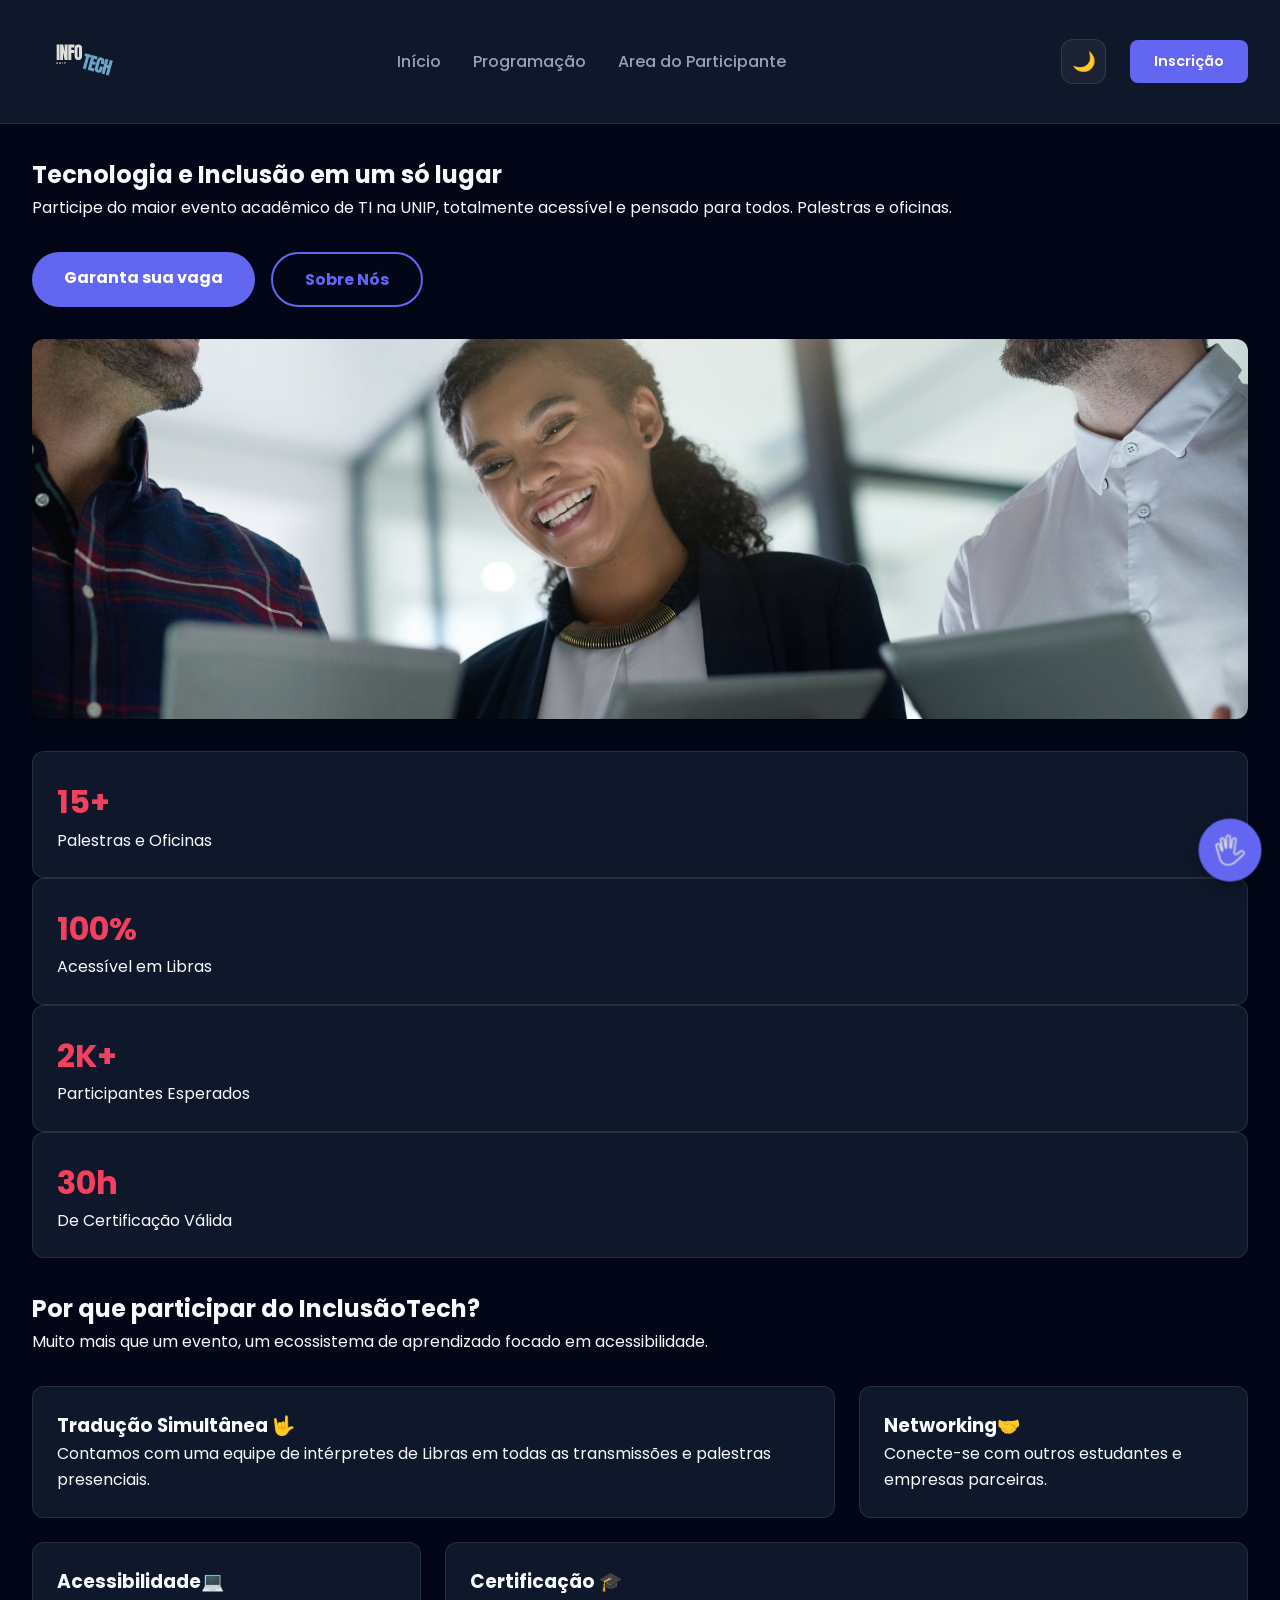
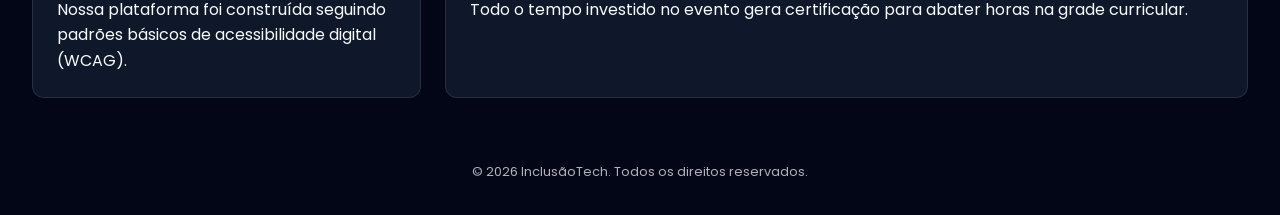
<file: index.html>
<!DOCTYPE html>
<html lang="pt-BR">
<head>
    <meta charset="UTF-8">
    <meta name="viewport" content="width=device-width, initial-scale=1.0">
    <title>InclusãoTech - Tecnologia e Acessibilidade em TI</title>
    
    <link rel="stylesheet" href="./css/style.css">
</head>
<body>

    <header class="cabecalho-principal">
        <div class="container navbar-grid">
            <div class="logo">
                <a href="index.html"><img src="./img/INFo.svg" alt="Logo"></a>
            </div>

            <button class="menu-toggle" id="menu-toggle" aria-label="Abrir Menu">☰</button>

            <nav class="navegacao-principal" id="nav-links"> <ul>
                    <li><a href="index.html">Início</a></li>
                    <li><a href="programacao.html">Programação</a></li>
                    <li><a href="area-participante.html">Area do Participante</a></li>
                </ul>
            </nav>

            <div class="navbar-acoes">
                <button id="btn-tema" class="btn-tema" title="Alternar Tema">🌙</button>
                <a href="formulario.html" class="btn-nav-inscricao">Inscrição</a>
            </div>
        </div>
    </header>
    <main>
        <section class="hero-wrapper">
            <div class="container">
                <div class="hero-conteudo">
                    <h1>Tecnologia e Inclusão em um só lugar</h1>
                    <p>Participe do maior evento acadêmico de TI na UNIP, totalmente acessível e pensado para todos. Palestras e oficinas.</p>
                    <div class="hero-botoes">
                        <a href="formulario.html" class="btn-primario">Garanta sua vaga</a>
                        <a href="sobre.html" class="btn-secundario">Sobre Nós</a>
                    </div>
                </div>
                <div class="hero-imagem">
                    <img src="img/Pessoas.png" alt="Ilustração de pessoas diversas usando tecnologia">
                </div>
            </div>
        </section>

        <section class="estatisticas">
            <div class="container grid-quatro-colunas">
                <div class="stat-item simple-card">
                    <span class="stat-numero">15+</span>
                    <span class="stat-texto">Palestras e Oficinas</span>
                </div>
                <div class="stat-item simple-card">
                    <span class="stat-numero">100%</span>
                    <span class="stat-texto">Acessível em Libras</span>
                </div>
                <div class="stat-item simple-card">
                    <span class="stat-numero">2K+</span>
                    <span class="stat-texto">Participantes Esperados</span>
                </div>
                <div class="stat-item simple-card">
                    <span class="stat-numero">30h</span>
                    <span class="stat-texto">De Certificação Válida</span>
                </div>
            </div>
        </section>

        <section id="diferenciais" class="diferenciais container">
            <div class="cabecalho-secao">
                <h2>Por que participar do InclusãoTech?</h2>
                <p>Muito mais que um evento, um ecossistema de aprendizado focado em acessibilidade.</p>
            </div>
            
            <div class="bento-grid">
                <div class="bento-item bento-grande simple-card">
                    <h3>Tradução Simultânea 🤟</h3>
                    <p>Contamos com uma equipe de intérpretes de Libras em todas as transmissões e palestras presenciais.</p>
                </div>
                <div class="bento-item simple-card">
                    <h3>Networking🤝</h3>
                    <p>Conecte-se com outros estudantes e empresas parceiras.</p>
                </div>
                <div class="bento-item simple-card">
                    <h3>Acessibilidade💻</h3>
                    <p>Nossa plataforma foi construída seguindo padrões básicos de acessibilidade digital (WCAG).</p>
                </div>
                <div class="bento-item bento-largo simple-card">
                    <h3>Certificação 🎓</h3>
                    <p>Todo o tempo investido no evento gera certificação para abater horas na grade curricular.</p>
                </div>
            </div>
        </section>
    </main>

    <footer class="rodape-principal">
        <div class="container"><p>&copy; 2026 InclusãoTech. Todos os direitos reservados.</p></div>
    </footer>

    <button class="btn-libras" aria-label="Ativar tradutor de Libras">
        <img src="./img/Libras.png" alt="Sinal de Libras">
    </button>

    <script src="./js/api.js"></script>
    <script src="./js/script.js"></script>
    
</body>
</html>
</file>
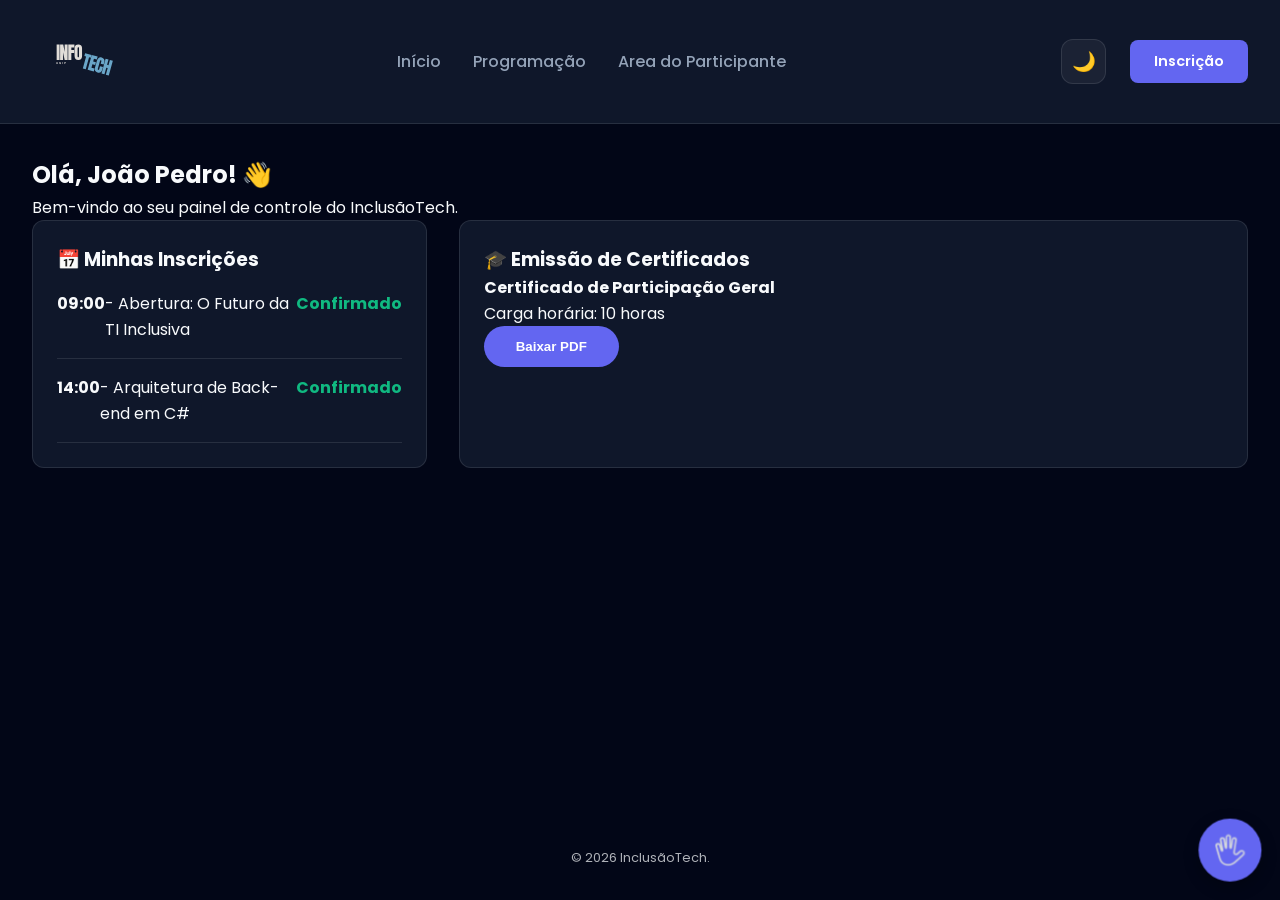
<file: area-participante.html>
<!DOCTYPE html>
<html lang="pt-BR">
<head>
    <meta charset="UTF-8">
    <meta name="viewport" content="width=device-width, initial-scale=1.0">
    <title>Área do Participante - InclusãoTech</title>
    <link rel="stylesheet" href="./css/style.css">
</head>
<body>

    <header class="cabecalho-principal">
        <div class="container navbar-grid">
            <div class="logo">
                <a href="index.html"><img src="./img/INFo.svg"  alt="Logo"></a>
            </div>

            <button class="menu-toggle" id="menu-toggle" aria-label="Abrir Menu">☰</button>

            <nav class="navegacao-principal" id="nav-links"> <ul>
                    <li><a href="index.html">Início</a></li>
                    <li><a href="programacao.html">Programação</a></li>
                    <li><a href="area-participante.html">Area do Participante</a></li>
                </ul>
            </nav>

            <div class="navbar-acoes">
                <button id="btn-tema" class="btn-tema" title="Alternar Tema">🌙</button>
                <a href="formulario.html" class="btn-nav-inscricao">Inscrição</a>
            </div>
        </div>
    </header>

    <main class="container">
        <section class="dashboard">
            <div class="boas-vindas">
                <h2>Olá, João Pedro! 👋</h2>
                <p>Bem-vindo ao seu painel de controle do InclusãoTech.</p>
            </div>

            <div class="grid-dashboard">
                
                <aside class="painel-agenda card-palestra">
                    <h3>📅 Minhas Inscrições</h3>
                    <ul class="lista-agenda">
                        <li>
                            <strong>09:00</strong> - Abertura: O Futuro da TI Inclusiva
                            <span class="status-confirmado">Confirmado</span>
                        </li>
                        <li>
                            <strong>14:00</strong> - Arquitetura de Back-end em C#
                            <span class="status-confirmado">Confirmado</span>
                        </li>
                    </ul>
                </aside>

                <section class="painel-certificados card-palestra">
                    <h3>🎓 Emissão de Certificados</h3>
                    <div class="certificado-item">
                        <div>
                            <h4>Certificado de Participação Geral</h4>
                            <p>Carga horária: 10 horas</p>
                        </div>
                        <button class="btn-primario">Baixar PDF</button>
                    </div>
                </section>

            </div>
        </section>
    </main>

    <footer class="rodape-principal">
        <div class="container"><p>&copy; 2026 InclusãoTech.</p></div>
    </footer>

    <button class="btn-libras" aria-label="Ativar tradutor de Libras">
        <img src="./img/Libras.png" alt="Sinal de Libras">    
    </button>

    <script src="./js/api.js"></script>
    <script src="./js/script.js"></script>
    
</body>
</html>
</file>
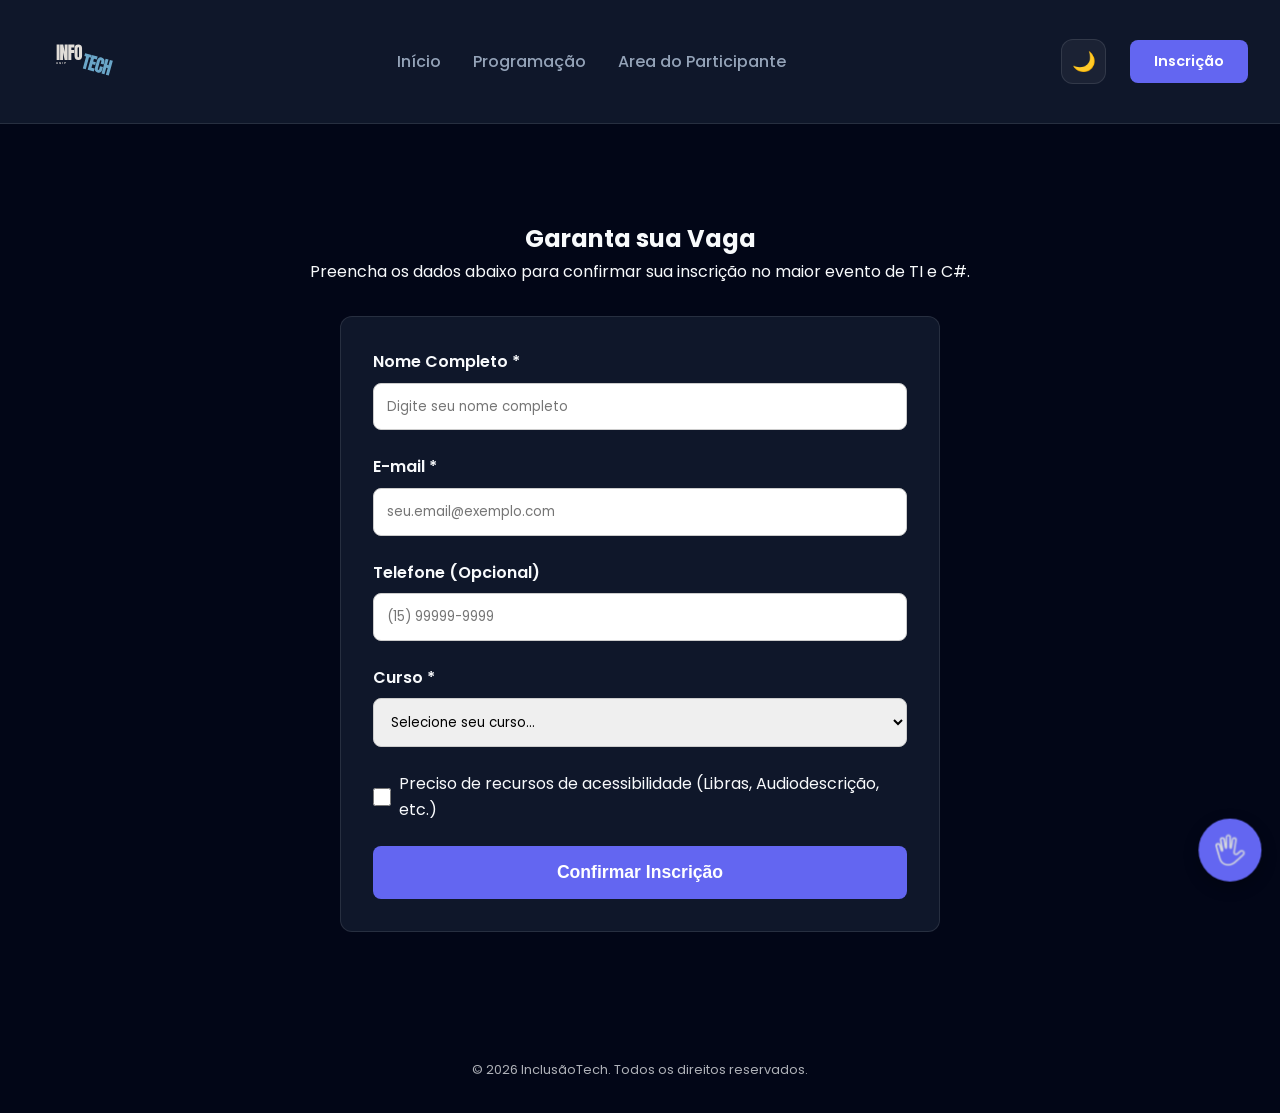
<file: formulario.html>
<!DOCTYPE html>
<html lang="pt-BR">
<head>
    <meta charset="UTF-8">
    <meta name="viewport" content="width=device-width, initial-scale=1.0">
    <title>Inscrição - InclusãoTech</title>
    
    <link rel="stylesheet" href="./css/style.css">
</head>
<body>

    <header class="cabecalho-principal">
        <div class="container navbar-grid">
            <div class="logo">
                <a href="index.html"><img src="./img/INFo.svg" alt="Logo"></a>
            </div>

            <button class="menu-toggle" id="menu-toggle" aria-label="Abrir Menu">☰</button>

            <nav class="navegacao-principal" id="nav-links"> 
                <ul>
                    <li><a href="index.html">Início</a></li>
                    <li><a href="programacao.html">Programação</a></li>
                    <li><a href="area-participante.html">Area do Participante</a></li>
                </ul>
            </nav>

            <div class="navbar-acoes">
                <button id="btn-tema" class="btn-tema" title="Alternar Tema">🌙</button>
                <a href="formulario.html" class="btn-nav-inscricao">Inscrição</a>
            </div>
        </div>
    </header>

    <main class="container">
        <section class="inscricao-section" style="padding: 4rem 0;">
            <div class="titulo-formulario" style="text-align: center; margin-bottom: 2rem;">
                <h1>Garanta sua Vaga</h1>
                <p>Preencha os dados abaixo para confirmar sua inscrição no maior evento de TI e C#.</p>
            </div>
            
            <form id="form-inscricao" class="form-padrao" style="max-width: 600px; margin: 0 auto; background-color: var(--cor-card); padding: 2rem; border-radius: 12px; border: var(--borda);">
                
                <div class="input-group" style="margin-bottom: 1.5rem; display: flex; flex-direction: column; gap: 0.5rem;">
                    <label for="nome" style="font-weight: 600;">Nome Completo *</label>
                    <input type="text" id="nome" name="nome" autocomplete="name" required placeholder="Digite seu nome completo" style="padding: 0.8rem; border-radius: 8px; border: 1px solid #ccc; font-family: inherit;">
                </div>

                <div class="input-group" style="margin-bottom: 1.5rem; display: flex; flex-direction: column; gap: 0.5rem;">
                    <label for="email" style="font-weight: 600;">E-mail *</label>
                    <input type="email" id="email" name="email" autocomplete="email" required placeholder="seu.email@exemplo.com" style="padding: 0.8rem; border-radius: 8px; border: 1px solid #ccc; font-family: inherit;">
                </div>

                <div class="input-group" style="margin-bottom: 1.5rem; display: flex; flex-direction: column; gap: 0.5rem;">
                    <label for="telefone" style="font-weight: 600;">Telefone (Opcional)</label>
                    <input type="tel" id="telefone" name="telefone" autocomplete="tel" placeholder="(15) 99999-9999" style="padding: 0.8rem; border-radius: 8px; border: 1px solid #ccc; font-family: inherit;">
                </div>

                <div class="input-group" style="margin-bottom: 1.5rem; display: flex; flex-direction: column; gap: 0.5rem;">
                    <label for="curso" style="font-weight: 600;">Curso *</label>
                    <select id="curso" name="curso" required style="padding: 0.8rem; border-radius: 8px; border: 1px solid #ccc; font-family: inherit;">
                        <option value="">Selecione seu curso...</option>
                        <option value="Análise e Desenvolvimento de Sistemas">Análise e Desenvolvimento de Sistemas</option>
                        <option value="Ciência da Computação">Ciência da Computação</option>
                        <option value="Engenharia da Computação">Engenharia da Computação</option>
                        <option value="Sistemas de Informação">Sistemas de Informação</option>
                        <option value="Outros">Outros</option>
                    </select>
                </div>

                <div class="checkbox-group" style="margin-bottom: 1.5rem; display: flex; align-items: center; gap: 0.5rem;">
                    <input type="checkbox" id="acessibilidade" name="acessibilidade" style="width: 18px; height: 18px;">
                    <label for="acessibilidade">Preciso de recursos de acessibilidade (Libras, Audiodescrição, etc.)</label>
                </div>

                <button type="submit" class="btn-nav-inscricao" style="width: 100%; padding: 1rem; font-size: 1.1rem; border: none; cursor: pointer;">Confirmar Inscrição</button>
            </form>
        </section>
    </main>

    <footer class="rodape-principal">
        <div class="container"><p>&copy; 2026 InclusãoTech. Todos os direitos reservados.</p></div>
    </footer>

    <button class="btn-libras" aria-label="Ativar tradutor de Libras">
        <img src="./img/Libras.png" alt="Sinal de Libras">
    </button>

    <script src="./js/api.js"></script>
    <script src="./js/script.js"></script>
    
</body>
</html>
</file>
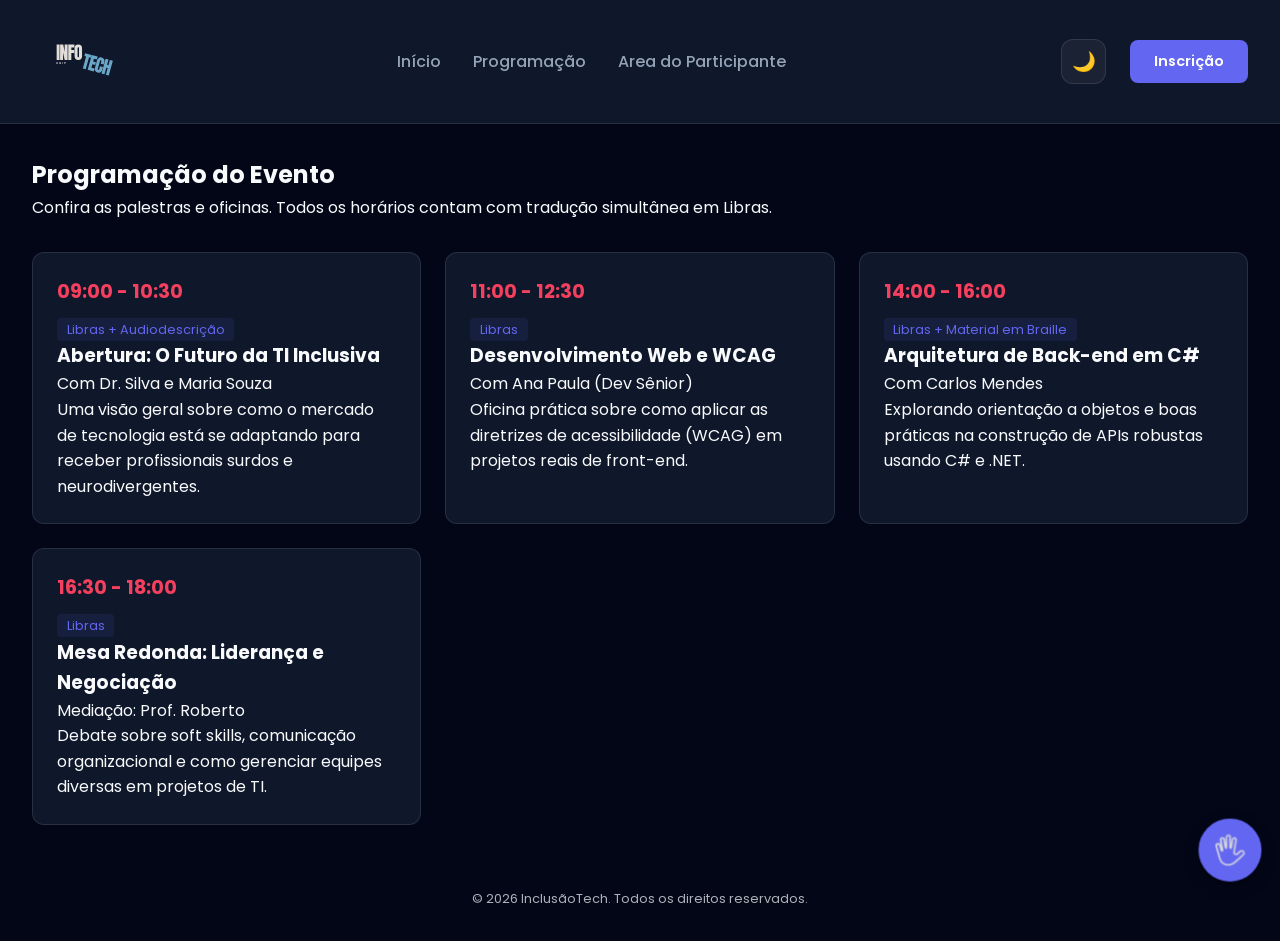
<file: programacao.html>
<!DOCTYPE html>
<html lang="pt-BR">
<head>
    <meta charset="UTF-8">
    <meta name="viewport" content="width=device-width, initial-scale=1.0">
    <title>Programação - InclusãoTech</title>
    <link rel="stylesheet" href="./css/style.css">
</head>
<body>

    <header class="cabecalho-principal">
        <div class="container navbar-grid">
            <div class="logo">
                <a href="index.html"><img src="./img/INFo.svg"  alt="Logo"></a>
            </div>

            <button class="menu-toggle" id="menu-toggle" aria-label="Abrir Menu">☰</button>

            <nav class="navegacao-principal" id="nav-links"> <ul>
                    <li><a href="index.html">Início</a></li>
                    <li><a href="programacao.html">Programação</a></li>
                    <li><a href="area-participante.html">Area do Participante</a></li>
                </ul>
            </nav>

            <div class="navbar-acoes">
                <button id="btn-tema" class="btn-tema" title="Alternar Tema">🌙</button>
                <a href="formulario.html" class="btn-nav-inscricao">Inscrição</a>
            </div>
        </div>
    </header>

    <main class="container">
        <section class="secao-programacao">
            <div class="cabecalho-secao">
                <h2>Programação do Evento</h2>
                <p>Confira as palestras e oficinas. Todos os horários contam com tradução simultânea em Libras.</p>
            </div>

            <div class="grid-programacao">
                
                <article class="card-palestra">
                    <div class="card-hora">09:00 - 10:30</div>
                    <div class="card-conteudo">
                        <span class="badge-acessibilidade">Libras + Audiodescrição</span>
                        <h3>Abertura: O Futuro da TI Inclusiva</h3>
                        <p class="palestrante">Com Dr. Silva e Maria Souza</p>
                        <p class="descricao">Uma visão geral sobre como o mercado de tecnologia está se adaptando para receber profissionais surdos e neurodivergentes.</p>
                    </div>
                </article>

                <article class="card-palestra">
                    <div class="card-hora">11:00 - 12:30</div>
                    <div class="card-conteudo">
                        <span class="badge-acessibilidade">Libras</span>
                        <h3>Desenvolvimento Web e WCAG</h3>
                        <p class="palestrante">Com Ana Paula (Dev Sênior)</p>
                        <p class="descricao">Oficina prática sobre como aplicar as diretrizes de acessibilidade (WCAG) em projetos reais de front-end.</p>
                    </div>
                </article>

                <article class="card-palestra">
                    <div class="card-hora">14:00 - 16:00</div>
                    <div class="card-conteudo">
                        <span class="badge-acessibilidade">Libras + Material em Braille</span>
                        <h3>Arquitetura de Back-end em C#</h3>
                        <p class="palestrante">Com Carlos Mendes</p>
                        <p class="descricao">Explorando orientação a objetos e boas práticas na construção de APIs robustas usando C# e .NET.</p>
                    </div>
                </article>

                <article class="card-palestra">
                    <div class="card-hora">16:30 - 18:00</div>
                    <div class="card-conteudo">
                        <span class="badge-acessibilidade">Libras</span>
                        <h3>Mesa Redonda: Liderança e Negociação</h3>
                        <p class="palestrante">Mediação: Prof. Roberto</p>
                        <p class="descricao">Debate sobre soft skills, comunicação organizacional e como gerenciar equipes diversas em projetos de TI.</p>
                    </div>
                </article>

            </div>
        </section>
    </main>

    <footer class="rodape-principal">
        <div class="container">
            <p>&copy; 2026 InclusãoTech. Todos os direitos reservados.</p>
        </div>
    </footer>

    <button class="btn-libras" aria-label="Ativar tradutor virtual de Libras">
        <img src="./img/Libras.png" alt="Sinal de Libras">    
    </button>

    <script src="./js/api.js"></script>
    <script src="./js/script.js"></script>
    
</body>
</html>
</file>
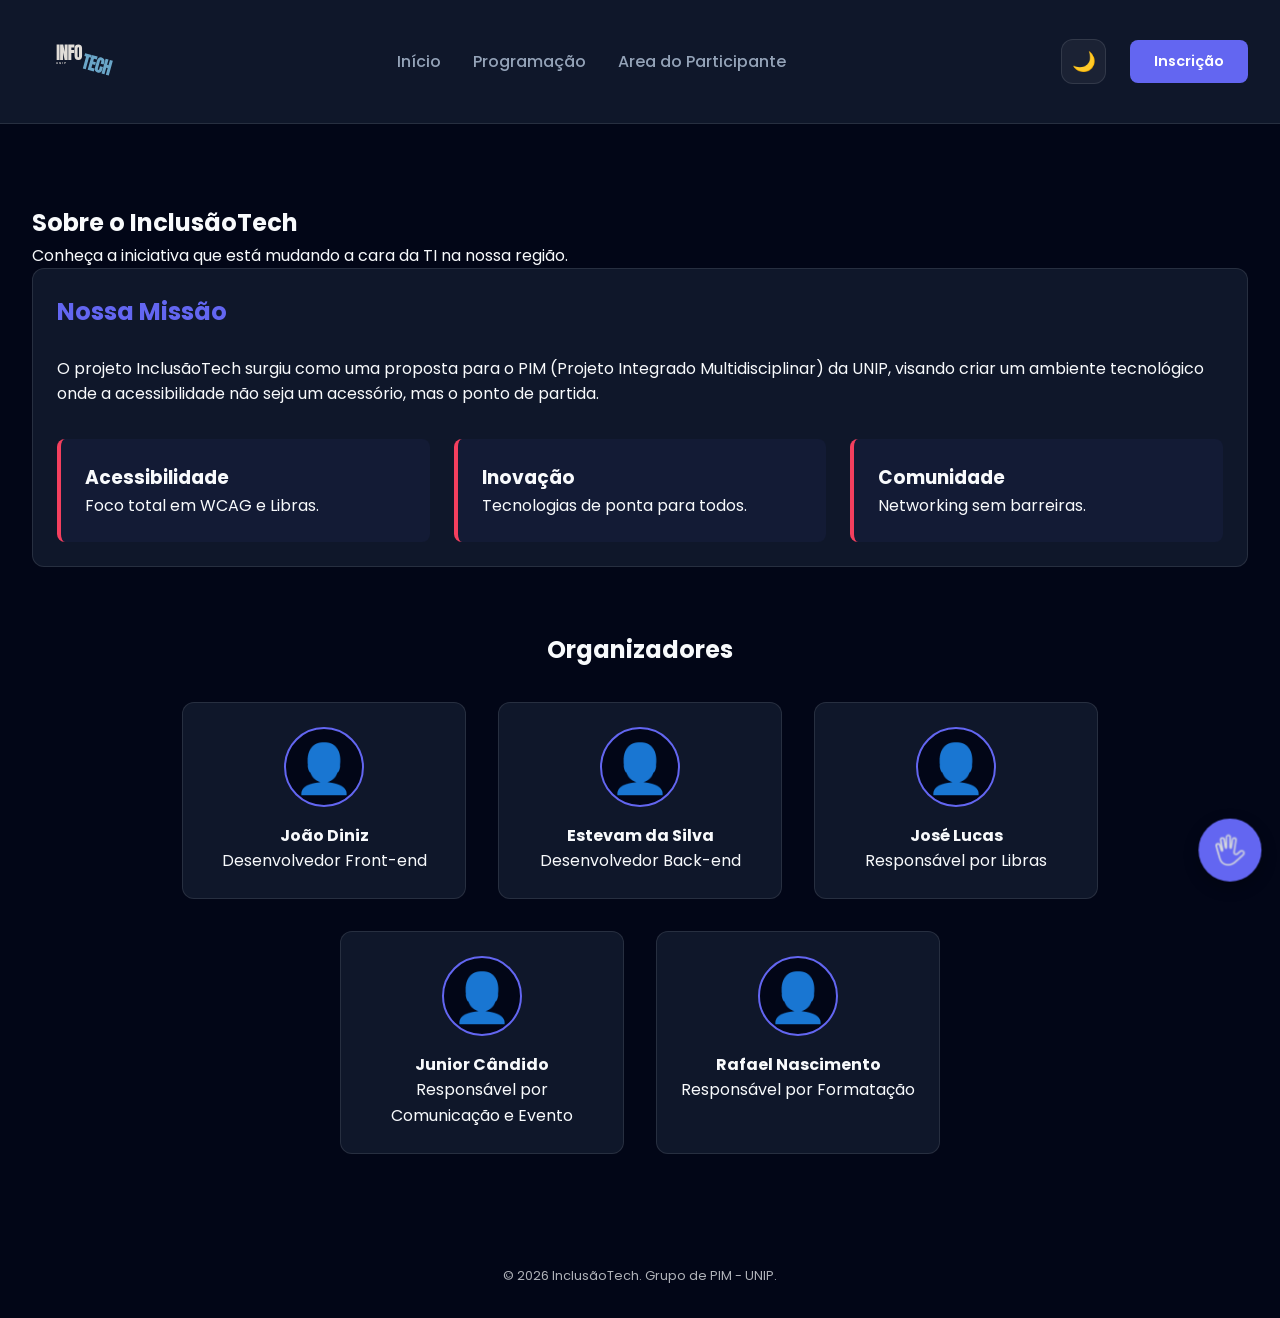
<file: sobre.html>
<!DOCTYPE html>
<html lang="pt-BR">
<head>
    <meta charset="UTF-8">
    <meta name="viewport" content="width=device-width, initial-scale=1.0">
    <title>Sobre Nós - InclusãoTech</title>
    <link rel="stylesheet" href="./css/style.css">
</head>
<body>

     <header class="cabecalho-principal">
        <div class="container navbar-grid">
            <div class="logo">
                <a href="index.html"><img src="./img/INFo.svg"  alt="Logo"></a>
            </div>

            <button class="menu-toggle" id="menu-toggle" aria-label="Abrir Menu">☰</button>

            <nav class="navegacao-principal" id="nav-links"> <ul>
                    <li><a href="index.html">Início</a></li>
                    <li><a href="programacao.html">Programação</a></li>
                    <li><a href="area-participante.html">Area do Participante</a></li>
                </ul>
            </nav>

            <div class="navbar-acoes">
                <button id="btn-tema" class="btn-tema" title="Alternar Tema">🌙</button>
                <a href="formulario.html" class="btn-nav-inscricao">Inscrição</a>
            </div>
        </div>
    </header>

    <main class="container">
        <section class="secao-sobre-cheia">
            <div class="cabecalho-secao">
                <h1>Sobre o InclusãoTech</h1>
                <p>Conheça a iniciativa que está mudando a cara da TI na nossa região.</p>
            </div>

            <div class="card-base conteudo-sobre">
                <h2>Nossa Missão</h2>
                <p>O projeto InclusãoTech surgiu como uma proposta para o PIM (Projeto Integrado Multidisciplinar) da UNIP, visando criar um ambiente tecnológico onde a acessibilidade não seja um acessório, mas o ponto de partida.</p>
                
                <div class="grid-tres-colunas">
                    <div class="box-valor">
                        <h3>Acessibilidade</h3>
                        <p>Foco total em WCAG e Libras.</p>
                    </div>
                    <div class="box-valor">
                        <h3>Inovação</h3>
                        <p>Tecnologias de ponta para todos.</p>
                    </div>
                    <div class="box-valor">
                        <h3>Comunidade</h3>
                        <p>Networking sem barreiras.</p>
                    </div>
                </div>
            </div>

            <div class="equipe-secao">
                <h2>Organizadores</h2>
                <div class="grid-equipe">
                    <div class="card-membro simple-card">
                        <div class="foto-membro">👤</div>
                        <h4>João Diniz</h4>
                        <p>Desenvolvedor Front-end</p>
                    </div>
                    <div class="card-membro simple-card">
                        <div class="foto-membro">👤</div>
                        <h4>Estevam da Silva</h4>
                        <p>Desenvolvedor Back-end</p>
                    </div>
                    <div class="card-membro simple-card">
                        <div class="foto-membro">👤</div>
                        <h4>José Lucas</h4>
                        <p>Responsável por Libras</p>
                    </div>
                    <div class="card-membro simple-card">
                        <div class="foto-membro">👤</div>
                        <h4>Junior Cândido</h4>
                        <p>Responsável por Comunicação e Evento

                        </p>
                    </div>  
                    <div class="card-membro simple-card">
                        <div class="foto-membro">👤</div>
                        <h4>Rafael Nascimento</h4>
                        <p>Responsável por Formatação</p>    
                </div>
            </div>
        </section>
    </main>

    <footer class="rodape-principal">
        <div class="container"><p>&copy; 2026 InclusãoTech. Grupo de PIM - UNIP.</p></div>
    </footer>

    <button class="btn-libras" aria-label="Ativar Tradutor de Libras">
        <img src="./img/Libras.png" alt="Sinal de Libras">
    </button>
    
    <script src="./js/api.js"></script>
    <script src="./js/script.js"></script>
    
</body>
</html>
</file>
<file: css/style.css>
@import url('https://fonts.googleapis.com/css2?family=Poppins:wght@300;400;600;700&display=swap');

:root {
    /* TEMA ESCURO  */
    --cor-fundo: #020617;
    --cor-card: #0f172a;
    --cor-texto: #f8fafc;
    --cor-texto-mutado: #94a3b8;
    --cor-primaria: #6366f1; 
    --cor-secundaria: #f43f5e;
    --borda: 1px solid rgba(255, 255, 255, 0.1);
    --radius: 12px;
}

body.dark-theme {
    /* TEMA CLARO  */
    --cor-fundo: #f1f5f9;
    --cor-card: #ffffff;
    --cor-texto: #0f172a;
    --cor-texto-mutado: #475569;
    --cor-primaria: #4f46e5;
    --borda: 1px solid rgba(0, 0, 0, 0.1);
}





* { margin: 0; padding: 0; box-sizing: border-box; }

body {
    font-family: 'Poppins', sans-serif;
    background-color: var(--cor-fundo);
    color: var(--cor-texto);
    line-height: 1.6;
    transition: all 0.3s ease;
    min-height: 100vh;
    display: flex;
    flex-direction: column;
}

.container { 
    width: 95%;          
    max-width: 1600px;   
    margin: 0 auto; 
}

.flex-container { 
    display: flex; 
    justify-content: space-between; 
    align-items: center; 
    flex-wrap: wrap; 
}

main { 
    flex-grow: 1; 
    padding: 2rem 0; 
}


.card-base, .simple-card, .bento-item, .card-palestra {
    background-color: var(--cor-card);
    border: var(--borda);
    border-radius: var(--radius);
    padding: 1.5rem;
    transition: transform 0.3s ease, box-shadow 0.3s ease;
}

.card-base:hover, .simple-card:hover, .bento-item:hover, .card-palestra:hover {
    transform: translateY(-8px); 
    box-shadow: 0 10px 20px rgba(0,0,0,0.2);
}

/* 
   Cabeçalho e Botões 
 */

.cabecalho-principal {
    background-color: var(--cor-card);
    padding: 0.8rem 0;
    border-bottom: var(--borda);
    position: sticky;
    top: 0;
    z-index: 1000;
}

.navbar-grid {
    display: flex;
    justify-content: space-between;
    align-items: center;
}

/* 1. Lado Esquerdo: Logo */
.logo img {
    height: 90px;
    width: auto;
    transition: 0.3s;
}

/* 2. Centro: Navegação (DESKTOP PADRÃO) */
.navegacao-principal ul {
    list-style: none;
    display: flex; /* Links lado a lado no PC */
    gap: 2rem;
}

.navegacao-principal a {
    text-decoration: none;
    color: var(--cor-texto-mutado);
    font-weight: 500;
    font-size: 1rem;
    position: relative;
    transition: color 0.3s ease;
}

.navegacao-principal a:hover, 
.navegacao-principal a.active {
    color: var(--cor-primaria);
}

/* Linha bonitinha do hover */
.navegacao-principal a::after {
    content: '';
    position: absolute;
    width: 0;
    height: 2px;
    bottom: -5px;
    left: 0;
    background-color: var(--cor-primaria);
    transition: width 0.3s ease;
}

.navegacao-principal a:hover::after {
    width: 100%;
}

/* 3. Lado Direito: Ações */
.navbar-acoes {
    display: flex;
    align-items: center;
    gap: 1.5rem;
}

.btn-tema {
    background: rgba(255, 255, 255, 0.05);
    border: var(--borda);
    font-size: 1.2rem;
    cursor: pointer;
    width: 45px;
    height: 45px;
    border-radius: 12px;
}

.btn-nav-inscricao {
    background-color: var(--cor-primaria);
    color: white;
    padding: 0.6rem 1.5rem;
    border-radius: 8px;
    text-decoration: none;
    font-weight: 600;
}

/* 4. Botão Menu Sanduíche (ESCONDIDO NO PC) */
.menu-toggle {
    display: none; /* A mágica começa aqui: ele some no desktop */
    background: none;
    border: none;
    font-size: 2rem;
    color: var(--cor-texto);
    cursor: pointer;
    z-index: 1001;
}

/* =========================================
   MEDIA QUERY: AJUSTE MOBILE (< 992px)
========================================= */
@media (max-width: 992px) {
    .logo img { height: 60px; }

    /* Mostra o botão sanduíche no celular */
    .menu-toggle { display: block; }

    /* Transforma os links num painel vertical oculto */
    .navegacao-principal {
        position: absolute;
        top: 100%;
        left: 0;
        width: 100%;
        background-color: var(--cor-card);
        border-bottom: var(--borda);
        padding: 1rem 0;
        
        display: none; /* Começa escondido no celular */
        opacity: 0;
        transform: translateY(-10px);
        transition: all 0.3s ease;
    }

    /* Classe ativada pelo JavaScript */
    .navegacao-principal.active {
        display: block; /* Aparece quando clicado */
        opacity: 1;
        transform: translateY(0);
    }

    /* Ajusta a lista para ficar vertical */
    .navegacao-principal ul {
        flex-direction: column;
        align-items: center;
        gap: 1rem;
    }

    .navegacao-principal a {
        font-size: 1.1rem;
        width: 100%;
        text-align: center;
    }
    
    .navegacao-principal a::after { display: none; } /* Tira a linha no mobile */
}
.navegacao-principal a:hover, 
.navegacao-principal a.active {
    color: var(--cor-primaria);
}

.navegacao-principal a::after {
    content: '';
    position: absolute;
    width: 0;
    height: 2px;
    bottom: -5px;
    left: 0;
    background-color: var(--cor-primaria);
    transition: width 0.3s ease;
}

.navegacao-principal a:hover::after {
    width: 100%;
}

.navbar-acoes {
    display: flex;
    align-items: center;
    gap: 1.5rem;
}

.btn-tema {
    background: rgba(255, 255, 255, 0.05);
    border: var(--borda);
    font-size: 1.2rem;
    cursor: pointer;
    width: 45px;
    height: 45px;
    border-radius: 12px;
    display: flex;
    align-items: center;
    justify-content: center;
    transition: 0.3s;
}

.btn-tema:hover {
    background: rgba(99, 102, 241, 0.1);
    transform: rotate(15deg);
}

.btn-nav-inscricao {
    background-color: var(--cor-primaria);
    color: white;
    padding: 0.6rem 1.5rem;
    border-radius: 8px;
    text-decoration: none;
    font-weight: 600;
    font-size: 0.9rem;
    transition: 0.3s;
}

.btn-nav-inscricao:hover {
    background-color: var(--cor-secundaria);
    box-shadow: 0 4px 15px rgba(244, 63, 94, 0.3);
}

@media (max-width: 992px) {
    .navegacao-principal { display: none; } 
    .logo img { height: 70px; }
}

.btn-primario, .btn-secundario {
    display: inline-block; 
    padding: 0.8rem 2rem; 
    border-radius: 50px; 
    text-decoration: none; 
    font-weight: bold; 
    cursor: pointer; 
    transition: 0.3s; 
    border: none;
}
.btn-primario { 
    background-color: 
    var(--cor-primaria); 
    color: white; 
}

.btn-secundario { 
    background-color: transparent; 
    color: var(--cor-primaria); 
    border: 2px solid 
    var(--cor-primaria); 
}

.btn-primario:hover { 
    transform: scale(1.05); 
}

.btn-secundario:hover {
    transform: scale(1.05);
}


/* 
   Hero, Stats, e Bento do Index
*/

.hero { 
    padding: 4rem 0; 
    text-align: center; 
}

.hero h1 { 
    font-size: 2.5rem; 
    color: var(--cor-primaria); 
    margin-bottom: 1rem; 
}

.hero-botoes { 
    display: flex; 
    gap: 1rem; 
    justify-content: center; 
    margin-top: 2rem; 
}


.hero-wrapper {
    padding: rem 0;
}

.hero-grid {
    display: flex;
    align-items: center; 
    justify-content: space-between;
    gap: 3rem; 
}

.hero-conteudo {
    
    flex: 0 0 60%; 
    text-align: left;
}

.hero-imagem {
    margin-top: 2rem;
    flex: 0 0 40%;
    display: flex;
    justify-content: center; 
}

.hero-imagem img {
    width: 100%;
    
    height: 380px; 
    object-fit: cover; 
    border-radius: var(--radius); 
    box-shadow: 0 10px 25px rgba(0,0,0,0.2); 
}


@media (max-width: 992px) {
    .hero-grid {
        flex-direction: column-reverse; 
        text-align: center;
    }
    .hero-conteudo { text-align: center; flex: 1 1 100%; }
    .hero-imagem { flex: 1 1 100%; }
    .hero-imagem img { height: 280px; }
}

.estatisticas { 
    padding: 2rem 0; 
}

.grid-stats { 
    display: grid; 
    grid-template-columns: repeat(auto-fit, minmax(200px, 1fr)); 
    gap: 1.5rem; 
}

.stat-numero { 
    display: block; 
    font-size: 2rem; 
    font-weight: 700; 
    color: var(--cor-secundaria); 
}

.bento-grid { 
    display: grid; 
    grid-template-columns: 1fr; 
    gap: 1.5rem; 
    margin-top: 2rem; 
}

@media (min-width: 992px) {
    .bento-grid { grid-template-columns: repeat(3, 1fr); }
    .bento-grande { grid-column: 1 / 3; }
    .bento-largo { grid-column: 2 / 4; }
    .hero { text-align: left; }
    .hero-botoes { justify-content: flex-start; }
}

/* 
   Página: Programação
 */
.grid-programacao { 
    display: grid; 
    grid-template-columns: 
    repeat(auto-fit, minmax(300px, 1fr)); 
    gap: 1.5rem; 
    margin-top: 2rem; 
}

.card-hora { 
    color: 
    var(--cor-secundaria); 
    font-weight: bold; 
    font-size: 1.2rem; 
    display: block; 
    margin-bottom: 0.5rem; 
}

.badge-acessibilidade { 
    background: rgba(99, 102, 241, 0.1); 
    color: var(--cor-primaria); 
    padding: 0.2rem 0.6rem; 
    border-radius: 4px; 
    font-size: 0.8rem; 
}

/* 
   Página: Formulário
 */

.secao-formulario { 
    max-width: 700px; 
    margin: 2rem auto; 
}

.form-inscricao fieldset { 
    border: var(--borda); 
    padding: 1.5rem; 
    border-radius: var(--radius); 
    margin-bottom: 1.5rem; 
}

.form-inscricao legend { 
    padding: 0 0.5rem; 
    font-weight: bold; 
    color: var(--cor-primaria); 
}

.grupo-input { 
    margin-bottom: 1.2rem; 
    display: flex; 
    flex-direction: column; 
}

.grupo-input input, 
.grupo-input select {
    width: 100%; 
    padding: 0.8rem; 
    border-radius: 8px; 
    border: var(--borda); 
    background: var(--cor-fundo); 
    color: var(--cor-texto); 
    margin-top: 0.4rem;
    font-family: inherit;
}

.linha-dupla { 
    display: grid; 
    grid-template-columns: 1fr 1fr; 
    gap: 1rem; 
}


.checkbox-container {
    display: flex; 
    flex-direction: row; 
    align-items: center; 
    gap: 15px; 
    margin-top: 1.5rem;
    padding: 1rem;
    background: rgba(99, 102, 241, 0.05);
    border-radius: var(--radius);
    cursor: pointer;
}


.form-inscricao .checkbox-container input[type="checkbox"] {
    width: 20px; 
    height: 20px;
    margin: 0;
    flex-shrink: 0; 
}

.checkbox-container label {
    font-size: 0.85rem;
    cursor: pointer;
    margin: 0;
    line-height: 1.4;
}

/* 
    Página Participante
*/
.grid-dashboard { 
    display: grid; 
    grid-template-columns: 1fr; 
    gap: 2rem; 
}

.lista-agenda { 
    list-style: none; 
}

.lista-agenda li { 
    padding: 1rem 0; 
    border-bottom: 
    var(--borda); 
    display: flex; 
    justify-content: space-between; 
}

.status-confirmado { 
    color: #10b981; 
    font-weight: bold; 
}

@media (min-width: 992px) {
    .grid-dashboard { grid-template-columns: 1fr 2fr; }
}

/* 
   Rodapé e Libras
*/
.rodape-principal { 
    text-align: center; 
    padding: 2rem; 
    opacity: 0.7; 
    font-size: 0.8rem; 
}

.btn-libras {
    position: fixed; 
    bottom: 20px; 
    right: 20px; 
    background-color: 
    var(--cor-primaria); 
    border: none; 
    border-radius: 50%; 
    width: 60px; 
    height: 60px; 
    cursor: pointer; 
    box-shadow: 0 5px 15px rgba(0,0,0,0.3); 
    display: flex; 
    justify-content: center; 
    align-items: center;
     transform: scale(1.05);
}
.btn-libras img { 
    width: 30px; 
    filter: invert(1); 
}

/* 
    Página Sobre Nós
 */
.secao-sobre-cheia { 
    padding: 3rem 0; 
    animation: fadeIn 0.8s ease; 
}

.conteudo-sobre { 
    margin-bottom: 3rem; 
}

.conteudo-sobre h2 { 
    color: var(--cor-primaria); 
    margin-bottom: 1.5rem; 
}

.grid-tres-colunas { 
    display: grid; 
    grid-template-columns: repeat(auto-fit, minmax(200px, 1fr)); 
    gap: 1.5rem; 
    margin-top: 2rem; 
}

.box-valor { 
    background: rgba(99, 102, 241, 0.05); 
    padding: 1.5rem; 
    border-radius: 8px; 
    border-left: 4px solid var(--cor-secundaria); 
}

.equipe-secao { text-align: center; margin-top: 4rem; }
.grid-equipe { 
    display: flex; 
    flex-wrap: wrap; 
    justify-content: center; 
    gap: 2rem; 
    margin-top: 2rem;
    max-width: 1000px; 
    margin-left: auto;
    margin-right: auto;
}

.card-membro { 
    flex: 0 1 calc(30% - 1rem); 
    min-width: 250px; 
    text-align: center;
}


@media (max-width: 768px) {
    .card-membro {
        flex: 1 1 100%;
    }
}

.card-membro { text-align: center; }
.foto-membro { 
    font-size: 3rem; 
    background: var(--cor-fundo); 
    width: 80px; height: 80px; 
    line-height: 80px; 
    margin: 0 auto 1rem; 
    border-radius: 50%; 
    border: 2px solid var(--cor-primaria); 
}

@keyframes fadeIn {
    from { opacity: 0; transform: translateY(10px); }
    to { opacity: 1; transform: translateY(0); }
}
</file>
